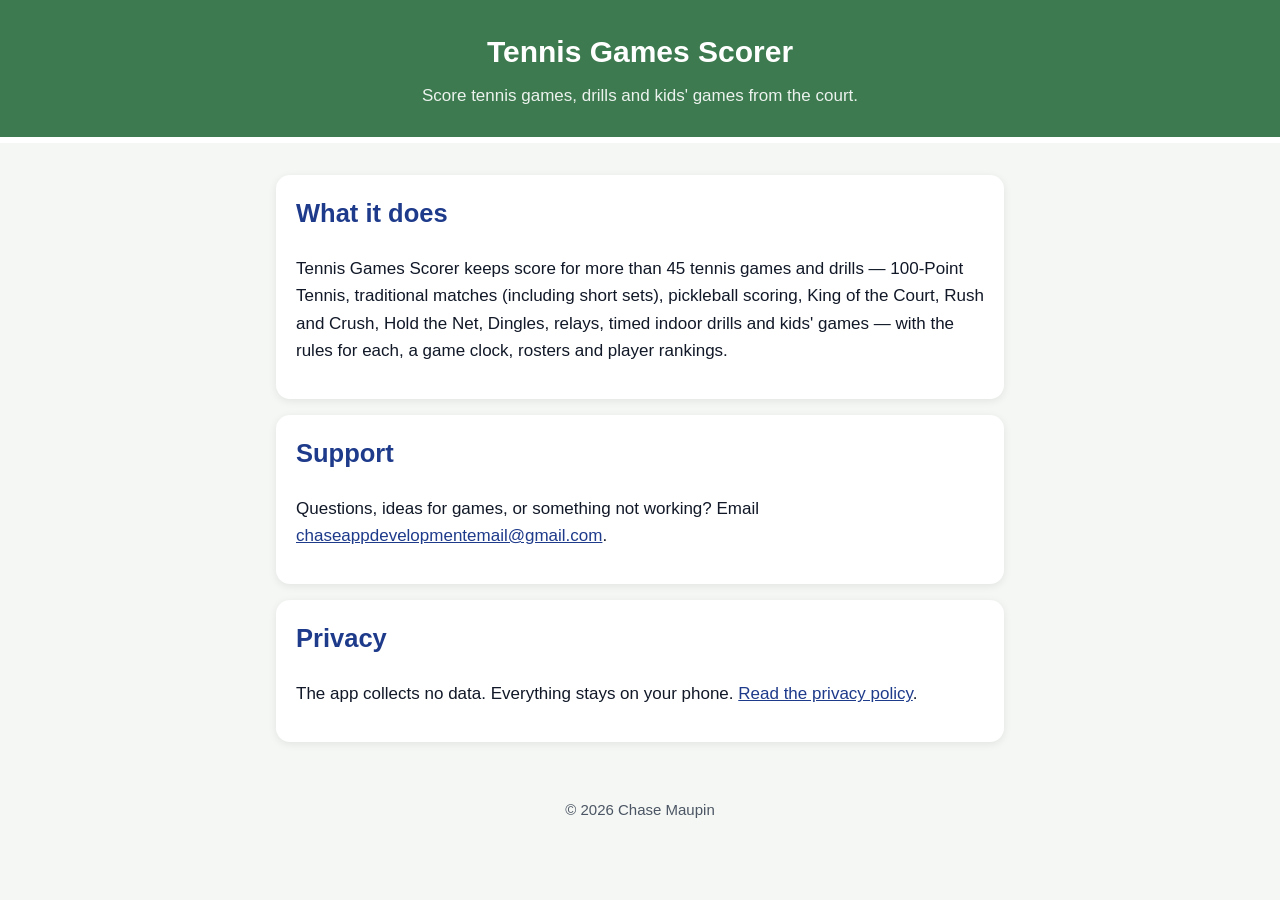
<file: index.html>
<!doctype html>
<html lang="en">
<head>
<meta charset="utf-8">
<meta name="viewport" content="width=device-width, initial-scale=1">
<title>Tennis Games Scorer — Support</title>
<link rel="stylesheet" href="style.css">
</head>
<body>
<header>
  <h1>Tennis Games Scorer</h1>
  <p>Score tennis games, drills and kids' games from the court.</p>
</header>
<main>
  <section>
    <h2>What it does</h2>
    <p>Tennis Games Scorer keeps score for more than 45 tennis games and drills — 100-Point Tennis, traditional matches (including short sets), pickleball scoring, King of the Court, Rush and Crush, Hold the Net, Dingles, relays, timed indoor drills and kids' games — with the rules for each, a game clock, rosters and player rankings.</p>
  </section>
  <section>
    <h2>Support</h2>
    <p>Questions, ideas for games, or something not working? Email <a href="mailto:chaseappdevelopmentemail@gmail.com">chaseappdevelopmentemail@gmail.com</a>.</p>
  </section>
  <section>
    <h2>Privacy</h2>
    <p>The app collects no data. Everything stays on your phone. <a href="privacy.html">Read the privacy policy</a>.</p>
  </section>
</main>
<footer>© 2026 Chase Maupin</footer>
</body>
</html>
</file>
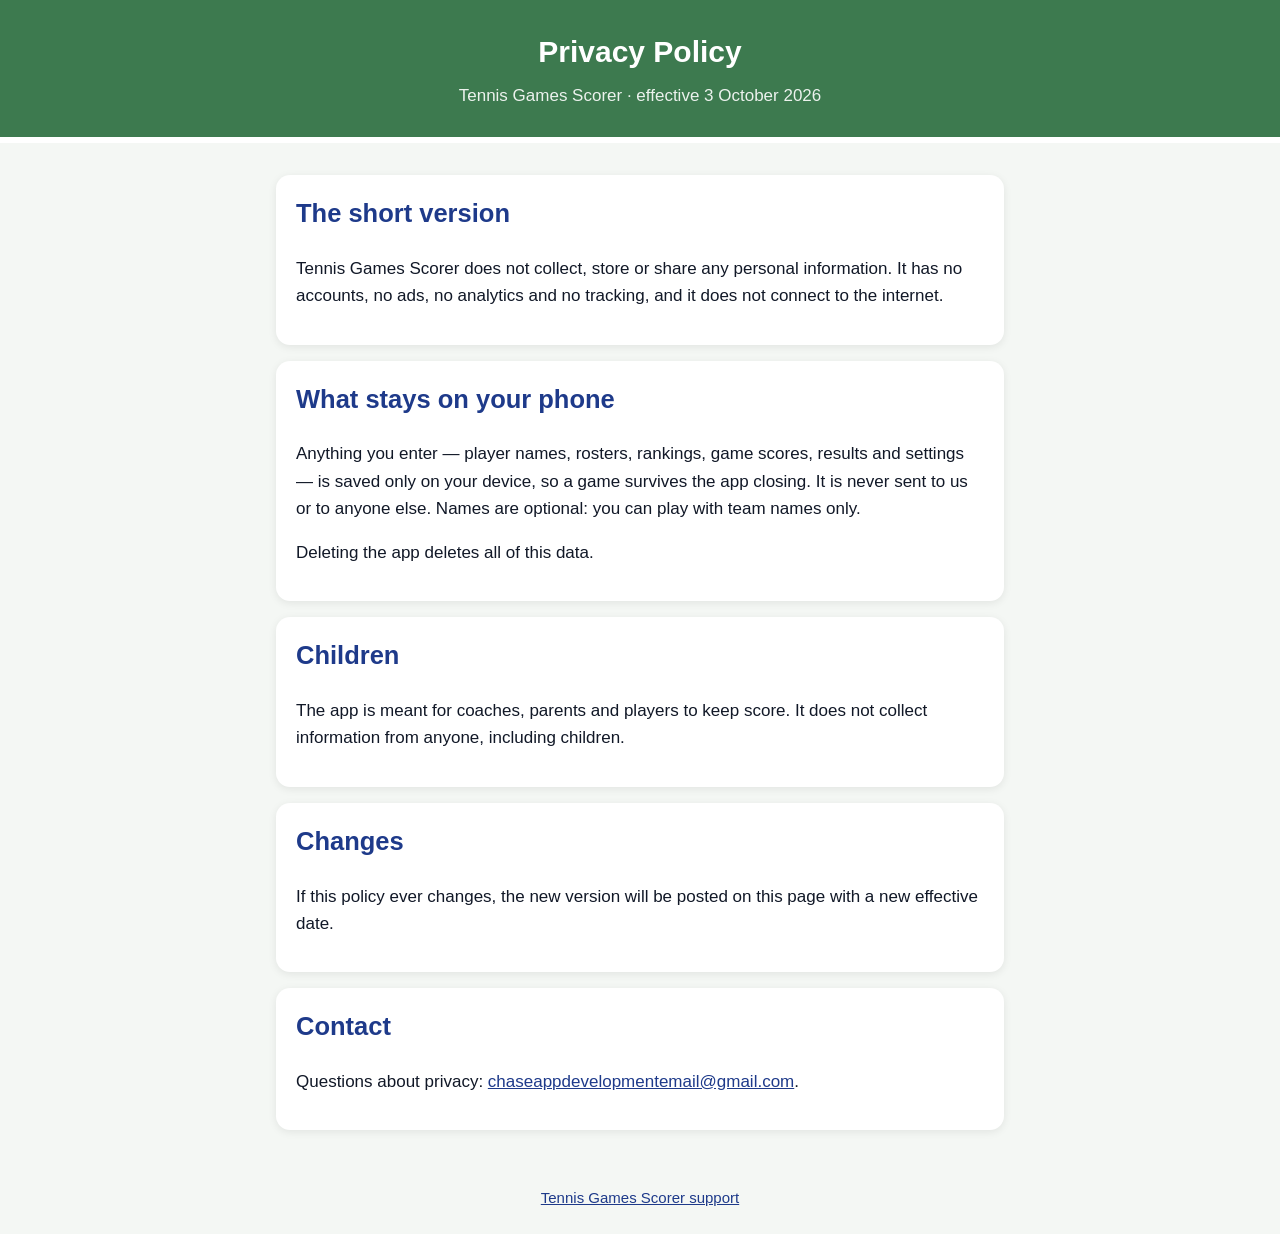
<file: privacy.html>
<!doctype html>
<html lang="en">
<head>
<meta charset="utf-8">
<meta name="viewport" content="width=device-width, initial-scale=1">
<title>Tennis Games Scorer — Privacy Policy</title>
<link rel="stylesheet" href="style.css">
</head>
<body>
<header>
  <h1>Privacy Policy</h1>
  <p>Tennis Games Scorer · effective 3 October 2026</p>
</header>
<main>
  <section>
    <h2>The short version</h2>
    <p>Tennis Games Scorer does not collect, store or share any personal information. It has no accounts, no ads, no analytics and no tracking, and it does not connect to the internet.</p>
  </section>
  <section>
    <h2>What stays on your phone</h2>
    <p>Anything you enter — player names, rosters, rankings, game scores, results and settings — is saved only on your device, so a game survives the app closing. It is never sent to us or to anyone else. Names are optional: you can play with team names only.</p>
    <p>Deleting the app deletes all of this data.</p>
  </section>
  <section>
    <h2>Children</h2>
    <p>The app is meant for coaches, parents and players to keep score. It does not collect information from anyone, including children.</p>
  </section>
  <section>
    <h2>Changes</h2>
    <p>If this policy ever changes, the new version will be posted on this page with a new effective date.</p>
  </section>
  <section>
    <h2>Contact</h2>
    <p>Questions about privacy: <a href="mailto:chaseappdevelopmentemail@gmail.com">chaseappdevelopmentemail@gmail.com</a>.</p>
  </section>
</main>
<footer><a href="index.html">Tennis Games Scorer support</a></footer>
</body>
</html>
</file>
<file: style.css>
:root { --bg: #f4f7f4; --text: #111827; --muted: #4b5563; --accent: #1e3a8a; --court: #2f65a8; --card: #ffffff; }
@media (prefers-color-scheme: dark) { :root { --bg: #0f172a; --text: #e5e7eb; --muted: #9ca3af; --accent: #93c5fd; --card: #111827; } }
* { box-sizing: border-box; }
body { margin: 0; font: 17px/1.6 -apple-system, BlinkMacSystemFont, "Segoe UI", Roboto, sans-serif; background: var(--bg); color: var(--text); }
header { background: linear-gradient(#3d7a4f, #3d7a4f) padding-box; color: #fff; padding: 28px 16px; text-align: center; border-bottom: 6px solid #fff; }
header h1 { margin: 0; font-size: 30px; }
header p { margin: 6px 0 0; opacity: 0.9; }
main { max-width: 760px; margin: 0 auto; padding: 16px; }
section { background: var(--card); border-radius: 14px; padding: 18px 20px; margin: 16px 0; box-shadow: 0 2px 8px rgba(0,0,0,0.08); }
h2 { margin-top: 0; color: var(--accent); }
a { color: var(--accent); }
footer { text-align: center; color: var(--muted); padding: 24px 16px; font-size: 15px; }
</file>
